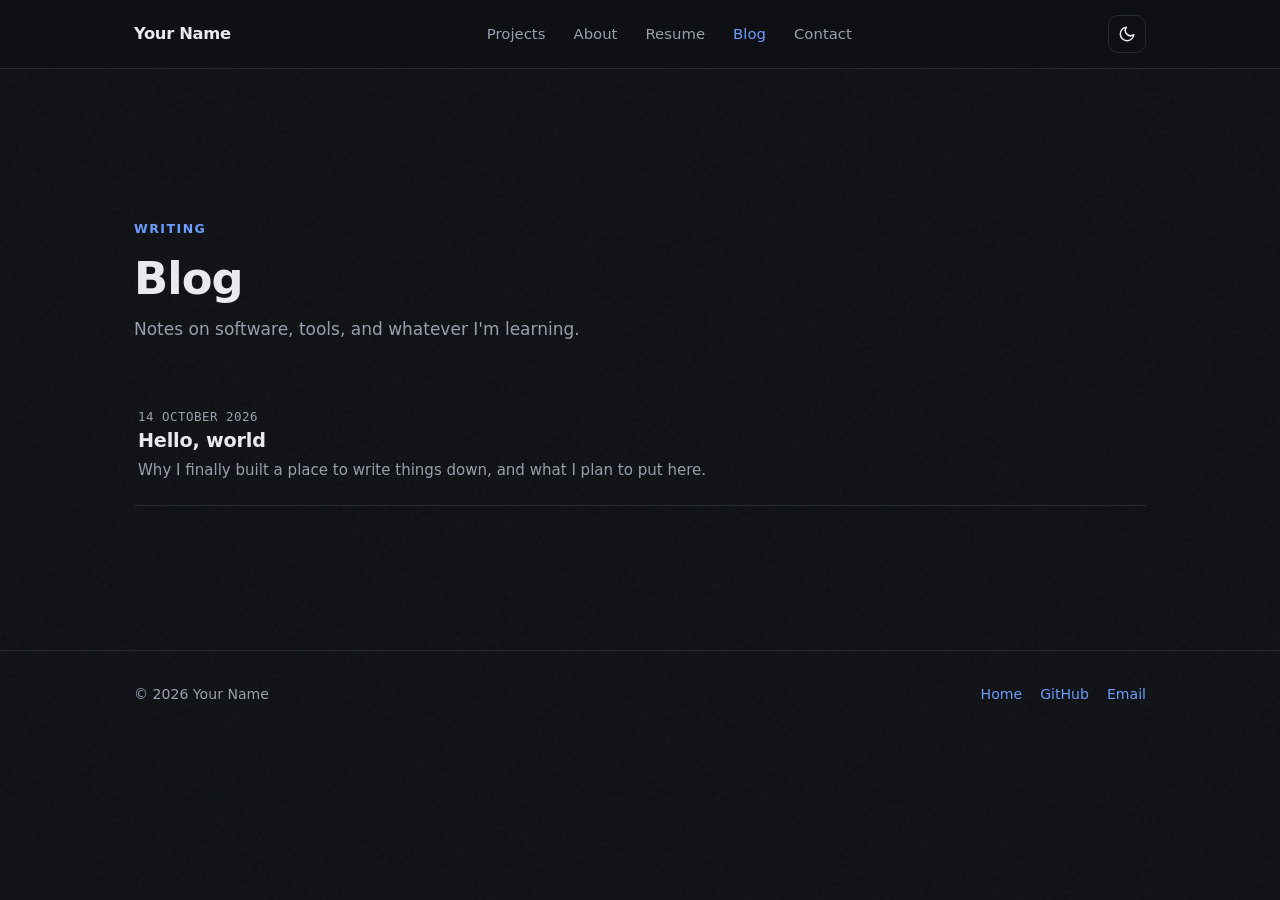
<file: blog/index.html>
<!doctype html>
<html lang="en">
  <head>
    <meta charset="utf-8" />
    <meta name="viewport" content="width=device-width, initial-scale=1" />
    <title>Blog — Your Name</title>
    <meta name="description" content="Notes on software, tools, and whatever I'm learning." />
    <meta name="color-scheme" content="light dark" />
    <link rel="stylesheet" href="../assets/css/style.css?v=skills-ai" />
    <script>
      (function () {
        try {
          var stored = localStorage.getItem("theme");
          var dark = stored ? stored === "dark" : true;
          document.documentElement.setAttribute(
            "data-theme",
            dark ? "dark" : "light"
          );
        } catch (e) {
          document.documentElement.setAttribute("data-theme", "dark");
        }
      })();
    </script>
  </head>
  <body>
    <a class="skip-link" href="#main">Skip to content</a>

    <header class="site-header">
      <div class="container">
        <a class="brand" href="../index.html">Your Name</a>

        <nav class="nav" id="nav" aria-label="Main">
          <a href="../index.html#projects">Projects</a>
          <a href="../index.html#about">About</a>
          <a href="../resume.html">Resume</a>
          <a href="index.html" aria-current="page">Blog</a>
          <a href="../index.html#contact">Contact</a>
        </nav>

        <div class="header-tools">
          <button class="icon-button theme-toggle" type="button" aria-label="Toggle theme">
            <svg class="sun" width="18" height="18" viewBox="0 0 24 24" fill="none" stroke="currentColor" stroke-width="2" stroke-linecap="round" aria-hidden="true">
              <circle cx="12" cy="12" r="4" />
              <path d="M12 2v2M12 20v2M4.9 4.9l1.4 1.4M17.7 17.7l1.4 1.4M2 12h2M20 12h2M4.9 19.1l1.4-1.4M17.7 6.3l1.4-1.4" />
            </svg>
            <svg class="moon" width="18" height="18" viewBox="0 0 24 24" fill="none" stroke="currentColor" stroke-width="2" stroke-linecap="round" stroke-linejoin="round" aria-hidden="true">
              <path d="M21 12.8A9 9 0 1 1 11.2 3a7 7 0 0 0 9.8 9.8Z" />
            </svg>
          </button>
          <button
            class="icon-button nav-toggle"
            type="button"
            aria-expanded="false"
            aria-controls="nav"
            aria-label="Toggle menu"
          >
            <svg width="18" height="18" viewBox="0 0 24 24" fill="none" stroke="currentColor" stroke-width="2" stroke-linecap="round" aria-hidden="true">
              <path d="M3 6h18M3 12h18M3 18h18" />
            </svg>
          </button>
        </div>
      </div>
    </header>

    <main id="main">
      <section class="section" style="border-top: 0">
        <div class="container">
          <div class="section-head">
            <span class="eyebrow">Writing</span>
            <h1 style="font-size: clamp(2rem, 5vw, 2.8rem)">Blog</h1>
            <p>Notes on software, tools, and whatever I'm learning.</p>
          </div>

          <!-- Populated from posts.json by assets/js/blog.js -->
          <ul class="post-list" id="post-list"></ul>
          <noscript>
            <p class="empty-state">
              This list needs JavaScript. You can also browse
              <a href="posts/hello-world.html">the latest post</a> directly.
            </p>
          </noscript>
        </div>
      </section>
    </main>

    <footer class="site-footer">
      <div class="container">
        <p>© <span data-year>2026</span> Your Name</p>
        <div class="footer-links">
          <a href="../index.html">Home</a>
          <a href="https://github.com/your-username">GitHub</a>
          <a href="mailto:you@example.com">Email</a>
        </div>
      </div>
    </footer>

    <script src="../assets/js/main.js"></script>
    <script src="../assets/js/blog.js"></script>
  </body>
</html>
</file>
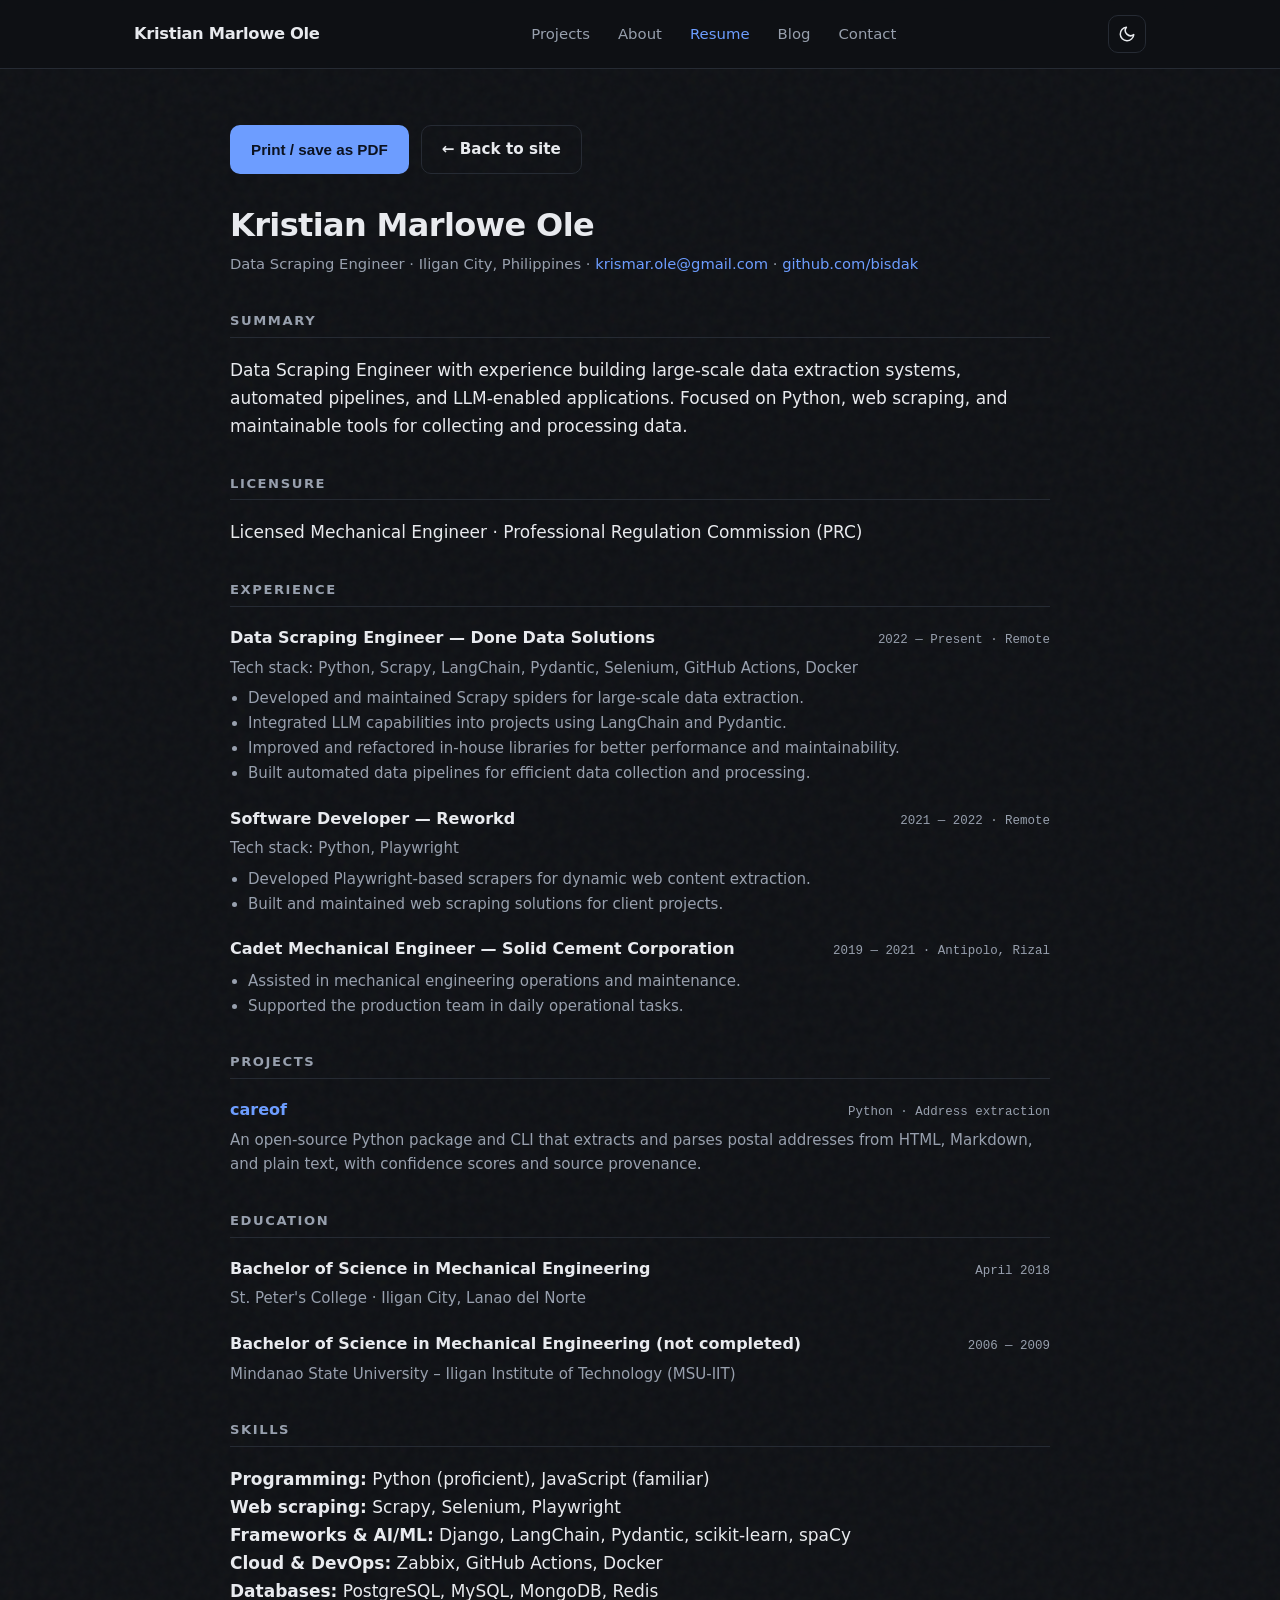
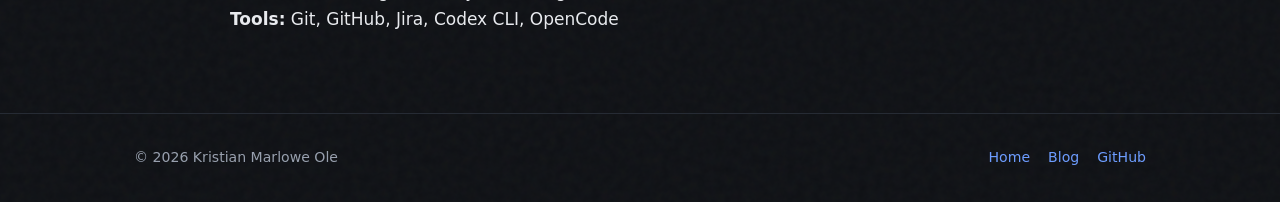
<file: resume.html>
<!doctype html>
<html lang="en">
  <head>
    <meta charset="utf-8" />
    <meta name="viewport" content="width=device-width, initial-scale=1" />
    <title>Resume — Kristian Marlowe Ole</title>
    <meta name="description" content="Resume of Kristian Marlowe Ole, Data Scraping Engineer." />
    <meta name="color-scheme" content="light dark" />
    <link rel="stylesheet" href="assets/css/style.css?v=skills-ai" />
    <script>
      (function () {
        try {
          var stored = localStorage.getItem("theme");
          var dark = stored ? stored === "dark" : true;
          document.documentElement.setAttribute(
            "data-theme",
            dark ? "dark" : "light"
          );
        } catch (e) {
          document.documentElement.setAttribute("data-theme", "dark");
        }
      })();
    </script>
  </head>
  <body>
    <a class="skip-link" href="#main">Skip to content</a>

    <header class="site-header no-print">
      <div class="container">
        <a class="brand" href="index.html">Kristian Marlowe Ole</a>

        <nav class="nav" id="nav" aria-label="Main">
          <a href="index.html#projects">Projects</a>
          <a href="index.html#about">About</a>
          <a href="resume.html" aria-current="page">Resume</a>
          <a href="blog/index.html">Blog</a>
          <a href="index.html#contact">Contact</a>
        </nav>

        <div class="header-tools">
          <button class="icon-button theme-toggle" type="button" aria-label="Toggle theme">
            <svg class="sun" width="18" height="18" viewBox="0 0 24 24" fill="none" stroke="currentColor" stroke-width="2" stroke-linecap="round" aria-hidden="true">
              <circle cx="12" cy="12" r="4" />
              <path d="M12 2v2M12 20v2M4.9 4.9l1.4 1.4M17.7 17.7l1.4 1.4M2 12h2M20 12h2M4.9 19.1l1.4-1.4M17.7 6.3l1.4-1.4" />
            </svg>
            <svg class="moon" width="18" height="18" viewBox="0 0 24 24" fill="none" stroke="currentColor" stroke-width="2" stroke-linecap="round" stroke-linejoin="round" aria-hidden="true">
              <path d="M21 12.8A9 9 0 1 1 11.2 3a7 7 0 0 0 9.8 9.8Z" />
            </svg>
          </button>
          <button
            class="icon-button nav-toggle"
            type="button"
            aria-expanded="false"
            aria-controls="nav"
            aria-label="Toggle menu"
          >
            <svg width="18" height="18" viewBox="0 0 24 24" fill="none" stroke="currentColor" stroke-width="2" stroke-linecap="round" aria-hidden="true">
              <path d="M3 6h18M3 12h18M3 18h18" />
            </svg>
          </button>
        </div>
      </div>
    </header>

    <main id="main">
      <div class="container">
        <article class="resume">
          <div class="no-print" style="display: flex; gap: 12px; flex-wrap: wrap; margin-bottom: 32px">
            <button class="btn btn-primary" type="button" onclick="window.print()">
              Print / save as PDF
            </button>
            <a class="btn btn-ghost" href="index.html">← Back to site</a>
          </div>

          <header>
            <h1>Kristian Marlowe Ole</h1>
            <p class="resume-contact">
              Data Scraping Engineer · Iligan City, Philippines ·
              <a href="mailto:krismar.ole@gmail.com">krismar.ole@gmail.com</a> ·
              <a href="https://github.com/bisdak">github.com/bisdak</a>
            </p>
          </header>

          <section class="resume-block">
            <h2>Summary</h2>
            <p>
              Data Scraping Engineer with
              experience building large-scale data extraction systems,
              automated pipelines, and LLM-enabled applications. Focused on
              Python, web scraping, and maintainable tools for collecting and
              processing data.
            </p>
          </section>

          <section class="resume-block">
            <h2>Licensure</h2>
            <p>Licensed Mechanical Engineer · Professional Regulation Commission (PRC)</p>
          </section>

          <section class="resume-block">
            <h2>Experience</h2>

            <div class="resume-entry">
              <div class="resume-entry-head">
                <strong>Data Scraping Engineer — Done Data Solutions</strong>
                <span>2022 — Present · Remote</span>
              </div>
              <p>Tech stack: Python, Scrapy, LangChain, Pydantic, Selenium, GitHub Actions, Docker</p>
              <ul>
                <li>Developed and maintained Scrapy spiders for large-scale data extraction.</li>
                <li>Integrated LLM capabilities into projects using LangChain and Pydantic.</li>
                <li>Improved and refactored in-house libraries for better performance and maintainability.</li>
                <li>Built automated data pipelines for efficient data collection and processing.</li>
              </ul>
            </div>

            <div class="resume-entry">
              <div class="resume-entry-head">
                <strong>Software Developer — Reworkd</strong>
                <span>2021 — 2022 · Remote</span>
              </div>
              <p>Tech stack: Python, Playwright</p>
              <ul>
                <li>Developed Playwright-based scrapers for dynamic web content extraction.</li>
                <li>Built and maintained web scraping solutions for client projects.</li>
              </ul>
            </div>

            <div class="resume-entry">
              <div class="resume-entry-head">
                <strong>Cadet Mechanical Engineer — Solid Cement Corporation</strong>
                <span>2019 — 2021 · Antipolo, Rizal</span>
              </div>
              <ul>
                <li>Assisted in mechanical engineering operations and maintenance.</li>
                <li>Supported the production team in daily operational tasks.</li>
              </ul>
            </div>
          </section>

          <section class="resume-block">
            <h2>Projects</h2>

            <div class="resume-entry">
              <div class="resume-entry-head">
                <strong><a href="https://github.com/bisdak/careof">careof</a></strong>
                <span>Python · Address extraction</span>
              </div>
              <p>
                An open-source Python package and CLI that extracts and parses
                postal addresses from HTML, Markdown, and plain text, with
                confidence scores and source provenance.
              </p>
            </div>
          </section>

          <section class="resume-block">
            <h2>Education</h2>

            <div class="resume-entry">
              <div class="resume-entry-head">
                <strong>Bachelor of Science in Mechanical Engineering</strong>
                <span>April 2018</span>
              </div>
              <p>St. Peter's College · Iligan City, Lanao del Norte</p>
            </div>

            <div class="resume-entry">
              <div class="resume-entry-head">
                <strong>Bachelor of Science in Mechanical Engineering (not completed)</strong>
                <span>2006 — 2009</span>
              </div>
              <p>Mindanao State University – Iligan Institute of Technology (MSU-IIT)</p>
            </div>
          </section>

          <section class="resume-block">
            <h2>Skills</h2>
            <p><strong>Programming:</strong> Python (proficient), JavaScript (familiar)</p>
            <p><strong>Web scraping:</strong> Scrapy, Selenium, Playwright</p>
            <p><strong>Frameworks &amp; AI/ML:</strong> Django, LangChain, Pydantic, scikit-learn, spaCy</p>
            <p><strong>Cloud &amp; DevOps:</strong> Zabbix, GitHub Actions, Docker</p>
            <p><strong>Databases:</strong> PostgreSQL, MySQL, MongoDB, Redis</p>
            <p><strong>Tools:</strong> Git, GitHub, Jira, Codex CLI, OpenCode</p>
          </section>
        </article>
      </div>
    </main>

    <footer class="site-footer no-print">
      <div class="container">
        <p>© <span data-year>2026</span> Kristian Marlowe Ole</p>
        <div class="footer-links">
          <a href="index.html">Home</a>
          <a href="blog/index.html">Blog</a>
          <a href="https://github.com/bisdak">GitHub</a>
        </div>
      </div>
    </footer>

    <script src="assets/js/main.js"></script>
  </body>
</html>
</file>
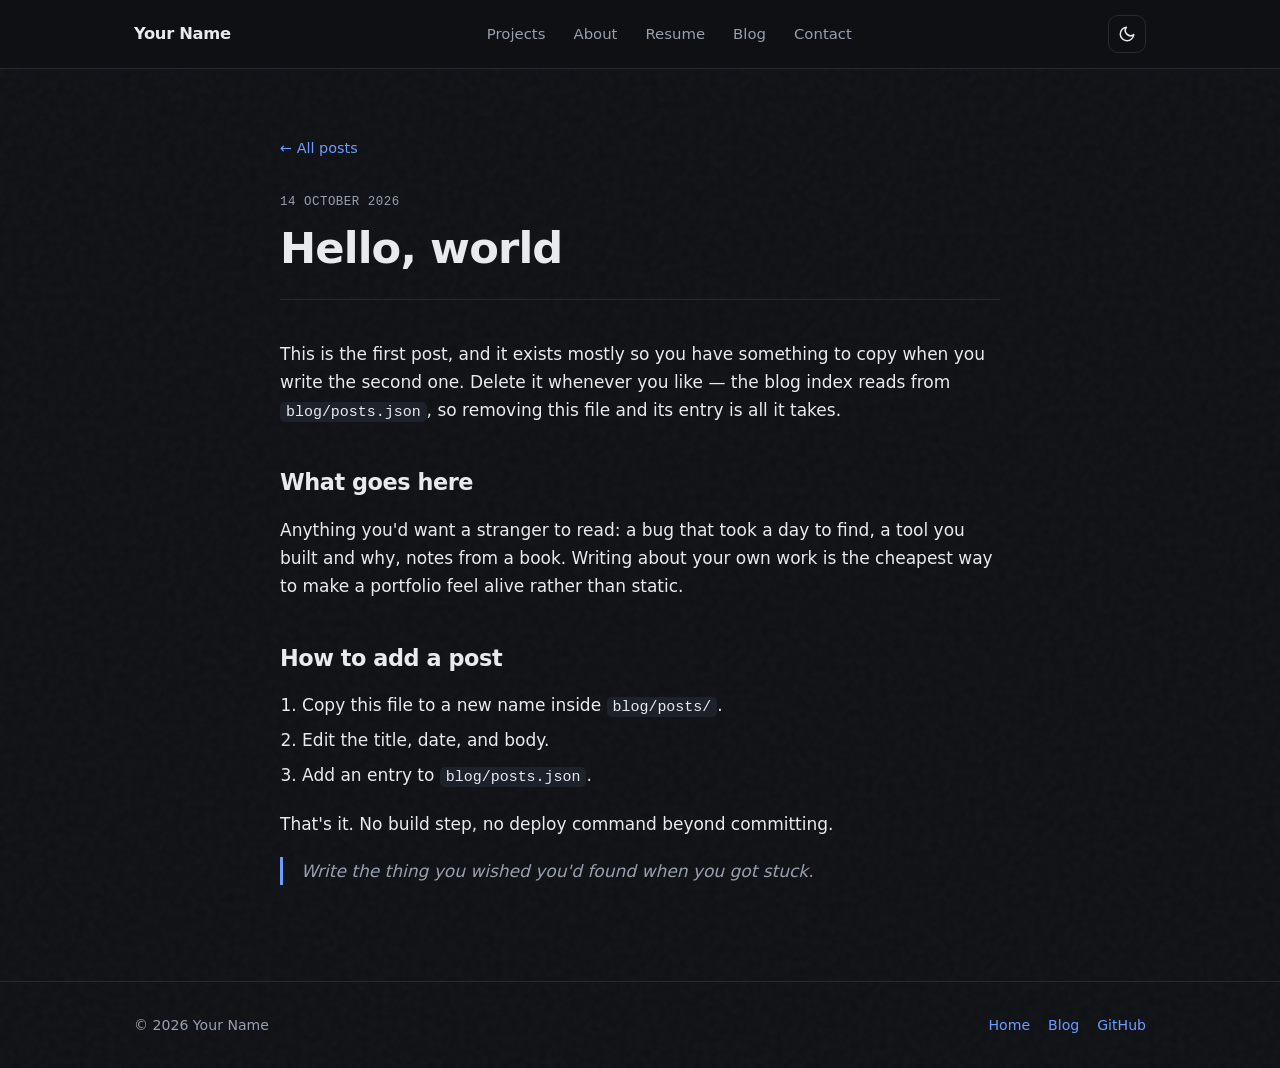
<file: blog/posts/hello-world.html>
<!doctype html>
<html lang="en">
  <head>
    <meta charset="utf-8" />
    <meta name="viewport" content="width=device-width, initial-scale=1" />
    <title>Hello, world — Your Name</title>
    <meta name="description" content="Why I built a place to write things down." />
    <meta name="color-scheme" content="light dark" />
    <link rel="stylesheet" href="../../assets/css/style.css?v=skills-ai" />
    <script>
      (function () {
        try {
          var stored = localStorage.getItem("theme");
          var dark = stored ? stored === "dark" : true;
          document.documentElement.setAttribute(
            "data-theme",
            dark ? "dark" : "light"
          );
        } catch (e) {
          document.documentElement.setAttribute("data-theme", "dark");
        }
      })();
    </script>
  </head>
  <body>
    <a class="skip-link" href="#main">Skip to content</a>

    <header class="site-header">
      <div class="container">
        <a class="brand" href="../../index.html">Your Name</a>

        <nav class="nav" id="nav" aria-label="Main">
          <a href="../../index.html#projects">Projects</a>
          <a href="../../index.html#about">About</a>
          <a href="../../resume.html">Resume</a>
          <a href="../index.html">Blog</a>
          <a href="../../index.html#contact">Contact</a>
        </nav>

        <div class="header-tools">
          <button class="icon-button theme-toggle" type="button" aria-label="Toggle theme">
            <svg class="sun" width="18" height="18" viewBox="0 0 24 24" fill="none" stroke="currentColor" stroke-width="2" stroke-linecap="round" aria-hidden="true">
              <circle cx="12" cy="12" r="4" />
              <path d="M12 2v2M12 20v2M4.9 4.9l1.4 1.4M17.7 17.7l1.4 1.4M2 12h2M20 12h2M4.9 19.1l1.4-1.4M17.7 6.3l1.4-1.4" />
            </svg>
            <svg class="moon" width="18" height="18" viewBox="0 0 24 24" fill="none" stroke="currentColor" stroke-width="2" stroke-linecap="round" stroke-linejoin="round" aria-hidden="true">
              <path d="M21 12.8A9 9 0 1 1 11.2 3a7 7 0 0 0 9.8 9.8Z" />
            </svg>
          </button>
          <button
            class="icon-button nav-toggle"
            type="button"
            aria-expanded="false"
            aria-controls="nav"
            aria-label="Toggle menu"
          >
            <svg width="18" height="18" viewBox="0 0 24 24" fill="none" stroke="currentColor" stroke-width="2" stroke-linecap="round" aria-hidden="true">
              <path d="M3 6h18M3 12h18M3 18h18" />
            </svg>
          </button>
        </div>
      </div>
    </header>

    <main id="main">
      <div class="container">
        <article class="article">
          <a class="back-link" href="../index.html">← All posts</a>

          <header class="article-header">
            <span class="post-date">14 October 2026</span>
            <h1>Hello, world</h1>
          </header>

          <div class="prose">
            <p>
              This is the first post, and it exists mostly so you have something
              to copy when you write the second one. Delete it whenever you
              like — the blog index reads from
              <code>blog/posts.json</code>, so removing this file and its entry
              is all it takes.
            </p>

            <h2>What goes here</h2>
            <p>
              Anything you'd want a stranger to read: a bug that took a day to
              find, a tool you built and why, notes from a book. Writing about
              your own work is the cheapest way to make a portfolio feel alive
              rather than static.
            </p>

            <h2>How to add a post</h2>
            <ol>
              <li>Copy this file to a new name inside <code>blog/posts/</code>.</li>
              <li>Edit the title, date, and body.</li>
              <li>Add an entry to <code>blog/posts.json</code>.</li>
            </ol>

            <p>
              That's it. No build step, no deploy command beyond committing.
            </p>

            <blockquote>
              Write the thing you wished you'd found when you got stuck.
            </blockquote>
          </div>
        </article>
      </div>
    </main>

    <footer class="site-footer">
      <div class="container">
        <p>© <span data-year>2026</span> Your Name</p>
        <div class="footer-links">
          <a href="../../index.html">Home</a>
          <a href="../index.html">Blog</a>
          <a href="https://github.com/your-username">GitHub</a>
        </div>
      </div>
    </footer>

    <script src="../../assets/js/main.js"></script>
  </body>
</html>
</file>
<file: assets/css/style.css>
/* ==========================================================================
   Portfolio — global styles
   Change the colours in :root and the whole site follows.
   ========================================================================== */

:root {
  --bg: #ffffff;
  --surface: #f7f8fa;
  --surface-2: #eceef2;
  --text: #14161a;
  --muted: #5b6270;
  --border: #e3e6eb;
  --accent: #2563eb;
  --accent-contrast: #ffffff;
  --accent-soft: rgba(37, 99, 235, 0.12);
  --shadow: 0 1px 2px rgba(16, 24, 40, 0.06), 0 10px 30px rgba(16, 24, 40, 0.07);
  --radius: 14px;
  --max: 1060px;
  --font: ui-sans-serif, system-ui, -apple-system, "Segoe UI", Roboto,
    Helvetica, Arial, sans-serif;
  --mono: ui-monospace, SFMono-Regular, "SF Mono", Menlo, Consolas, monospace;
  color-scheme: light;
}

html[data-theme="dark"] {
  --bg: #0e1014;
  --surface: #16191f;
  --surface-2: #1d2129;
  --text: #e8eaee;
  --muted: #98a0ae;
  --border: #262b34;
  --accent: #6d9dff;
  --accent-contrast: #0b1220;
  --accent-soft: rgba(109, 157, 255, 0.15);
  --shadow: 0 1px 2px rgba(0, 0, 0, 0.4), 0 12px 34px rgba(0, 0, 0, 0.45);
  color-scheme: dark;
}

/* ---------- reset ---------- */

*,
*::before,
*::after {
  box-sizing: border-box;
}

* {
  margin: 0;
}

html {
  scroll-behavior: smooth;
  scroll-padding-top: 88px;
}

body {
  font-family: var(--font);
  font-size: 17px;
  line-height: 1.65;
  color: var(--text);
  background: var(--bg);
  background-image: url("data:image/svg+xml,%3Csvg xmlns='http://www.w3.org/2000/svg' viewBox='0 0 180 180'%3E%3Cfilter id='n'%3E%3CfeTurbulence type='fractalNoise' baseFrequency='.8' numOctaves='3' stitchTiles='stitch'/%3E%3C/filter%3E%3Crect width='100%25' height='100%25' filter='url(%23n)' opacity='.035'/%3E%3C/svg%3E");
  -webkit-font-smoothing: antialiased;
  text-rendering: optimizeLegibility;
}

img,
svg {
  display: block;
  max-width: 100%;
}

a {
  color: var(--accent);
  text-decoration: none;
}

a:hover {
  text-decoration: underline;
  text-underline-offset: 3px;
}

:focus-visible {
  outline: 2px solid var(--accent);
  outline-offset: 3px;
  border-radius: 6px;
}

h1,
h2,
h3 {
  line-height: 1.2;
  letter-spacing: -0.02em;
  font-weight: 700;
}

h1 {
  font-size: clamp(2.3rem, 6vw, 3.6rem);
}

h2 {
  font-size: clamp(1.5rem, 3.4vw, 2rem);
}

h3 {
  font-size: 1.15rem;
}

/* ---------- layout ---------- */

.container {
  width: 100%;
  max-width: var(--max);
  margin-inline: auto;
  padding-inline: 24px;
}

.section {
  padding-block: clamp(88px, 12vw, 144px);
}

.section.reveal-pending {
  opacity: 0;
  transform: translateY(24px);
  transition: opacity 0.6s ease, transform 0.6s ease;
}

.section.reveal-pending.is-visible {
  opacity: 1;
  transform: translateY(0);
}

@media (prefers-reduced-motion: reduce) {
  .section.reveal-pending {
    opacity: 1;
    transform: none;
    transition: none;
  }
}

.section-head {
  max-width: 620px;
  margin-bottom: 36px;
}

.section-head p {
  color: var(--muted);
  margin-top: 10px;
}

.section-head h2 {
  font-size: clamp(2.4rem, 6vw, 4.25rem);
  letter-spacing: -0.055em;
}

.eyebrow {
  display: inline-block;
  font-size: 0.78rem;
  font-weight: 600;
  letter-spacing: 0.12em;
  text-transform: uppercase;
  color: var(--accent);
  margin-bottom: 12px;
}

.skip-link {
  position: absolute;
  left: -9999px;
  top: 12px;
  z-index: 100;
  background: var(--bg);
  border: 1px solid var(--border);
  padding: 10px 16px;
  border-radius: 8px;
}

.skip-link:focus {
  left: 24px;
}

/* ---------- header ---------- */

.site-header {
  position: sticky;
  top: 0;
  z-index: 50;
  background: color-mix(in srgb, var(--bg) 82%, transparent);
  backdrop-filter: blur(12px);
  border-bottom: 1px solid var(--border);
}

.site-header .container {
  display: flex;
  align-items: center;
  justify-content: space-between;
  gap: 16px;
  min-height: 68px;
}

.brand {
  font-weight: 700;
  letter-spacing: -0.02em;
  color: var(--text);
  font-size: 1.02rem;
}

.brand:hover {
  text-decoration: none;
  color: var(--accent);
}

.nav {
  display: flex;
  align-items: center;
  gap: 4px;
}

.nav a {
  color: var(--muted);
  font-size: 0.93rem;
  font-weight: 500;
  padding: 8px 12px;
  border-radius: 8px;
}

.nav a:hover {
  color: var(--text);
  background: var(--surface);
  text-decoration: none;
}

.nav a[aria-current="page"],
.nav a.is-active {
  color: var(--accent);
}

.header-tools {
  display: flex;
  align-items: center;
  gap: 8px;
}

.icon-button {
  display: inline-grid;
  place-items: center;
  width: 38px;
  height: 38px;
  border: 1px solid var(--border);
  border-radius: 10px;
  background: var(--bg);
  color: var(--text);
  cursor: pointer;
  transition: background 0.15s ease, border-color 0.15s ease;
}

.icon-button:hover {
  background: var(--surface);
}

.theme-toggle .moon {
  display: none;
}

html[data-theme="dark"] .theme-toggle .moon {
  display: block;
}

html[data-theme="dark"] .theme-toggle .sun {
  display: none;
}

.nav-toggle {
  display: none;
}

/* ---------- hero ---------- */

.hero {
  display: grid;
  align-items: center;
  min-height: min(760px, calc(100svh - 68px));
  padding-block: clamp(88px, 12vw, 150px);
  position: relative;
  overflow: hidden;
}

.hero::after {
  content: "";
  position: absolute;
  inset: -40% 10% auto auto;
  width: 620px;
  height: 620px;
  background: radial-gradient(circle, var(--accent-soft), transparent 62%);
  pointer-events: none;
  z-index: -1;
}

.hero .container {
  position: relative;
}

.hero .eyebrow {
  display: flex;
  align-items: center;
  gap: 12px;
  font-family: var(--mono);
}

.hero .eyebrow::before {
  content: "";
  width: 28px;
  height: 1px;
  background: currentColor;
}

.hero h1 {
  max-width: 14ch;
  font-size: clamp(3.2rem, 8vw, 7rem);
  line-height: 0.96;
  letter-spacing: -0.065em;
}

.hero p.lede {
  font-size: clamp(1.15rem, 2.2vw, 1.45rem);
  color: var(--muted);
  max-width: 48ch;
  margin-top: 28px;
}

.hero-actions {
  display: flex;
  flex-wrap: wrap;
  gap: 12px;
  margin-top: 34px;
}

/* ---------- buttons ---------- */

.btn {
  display: inline-flex;
  align-items: center;
  justify-content: center;
  gap: 8px;
  padding: 11px 20px;
  border-radius: 10px;
  border: 1px solid transparent;
  font-size: 0.95rem;
  font-weight: 600;
  cursor: pointer;
  transition: transform 0.15s ease, background 0.15s ease, border-color 0.15s ease;
}

.btn:hover {
  text-decoration: none;
  transform: translateY(-1px);
}

.btn-primary {
  background: var(--accent);
  color: var(--accent-contrast);
}

.btn-primary:hover {
  filter: brightness(1.06);
}

.btn-ghost {
  background: transparent;
  color: var(--text);
  border-color: var(--border);
}

.btn-ghost:hover {
  background: var(--surface);
}

/* ---------- cards ---------- */

.grid {
  display: grid;
  gap: 20px;
  grid-template-columns: repeat(auto-fit, minmax(280px, 1fr));
}

.card {
  display: flex;
  flex-direction: column;
  gap: 12px;
  padding: 24px;
  background: var(--surface);
  border: 1px solid var(--border);
  border-radius: 10px;
  transition: transform 0.18s ease, box-shadow 0.18s ease, border-color 0.18s ease;
}

.card:hover {
  transform: translateY(-3px);
  box-shadow: var(--shadow);
  border-color: color-mix(in srgb, var(--accent) 35%, var(--border));
}

.blog-preview {
  max-width: 680px;
}

.card h3 a {
  color: var(--text);
}

.card h3 a:hover {
  color: var(--accent);
  text-decoration: none;
}

.card p {
  color: var(--muted);
  font-size: 0.95rem;
  flex: 1;
}

.card-meta {
  display: flex;
  flex-wrap: wrap;
  align-items: center;
  gap: 8px;
  font-size: 0.8rem;
  color: var(--muted);
}

.tags {
  display: flex;
  flex-wrap: wrap;
  gap: 6px;
  list-style: none;
  padding: 0;
}

.tags li {
  font-size: 0.75rem;
  font-weight: 500;
  padding: 3px 9px;
  border-radius: 999px;
  background: var(--surface-2);
  color: var(--muted);
}

.card-link {
  font-size: 0.9rem;
  font-weight: 600;
}

/* ---------- about ---------- */

.about-grid {
  display: grid;
  gap: 40px;
  grid-template-columns: 1.35fr 1fr;
  align-items: start;
}

.about-grid p + p {
  margin-top: 16px;
}

.about-grid p {
  color: var(--muted);
}

.skill-group + .skill-group {
  margin-top: 22px;
}

.skill-group h3 {
  font-size: 0.8rem;
  text-transform: uppercase;
  letter-spacing: 0.1em;
  color: var(--muted);
  margin-bottom: 10px;
}

.skill-icons {
  display: flex;
  flex-wrap: wrap;
  gap: 12px;
  list-style: none;
  padding: 0;
}

.skill-icons li,
.skill-icons img {
  width: 48px;
  height: 48px;
}

.skill-icons img {
  border-radius: 10px;
  transition: transform 0.18s ease;
}

.skill-icons img:hover {
  transform: translateY(-3px);
}

html[data-theme="dark"] .skill-icons img.openai-icon {
  filter: invert(1);
}

.skill-icons img.litellm-icon {
  background: #0117be;
  object-fit: contain;
  padding: 9px;
}

/* ---------- contact ---------- */

.contact-box {
  display: flex;
  flex-wrap: wrap;
  align-items: center;
  justify-content: space-between;
  gap: 24px;
  padding: 32px;
  border: 1px solid var(--border);
  border-radius: var(--radius);
  background: var(--surface);
}

.contact-box p {
  color: var(--muted);
  margin-top: 8px;
  max-width: 46ch;
}

/* ---------- footer ---------- */

.site-footer {
  border-top: 1px solid var(--border);
  padding-block: 32px;
  font-size: 0.88rem;
  color: var(--muted);
}

.site-footer .container {
  display: flex;
  flex-wrap: wrap;
  gap: 12px 24px;
  align-items: center;
  justify-content: space-between;
}

.footer-links {
  display: flex;
  gap: 18px;
}

/* ---------- blog list ---------- */

.post-list {
  list-style: none;
  padding: 0;
  display: grid;
  gap: 4px;
}

.post-item {
  border-bottom: 1px solid var(--border);
}

.post-item a {
  display: block;
  padding: 22px 4px;
  color: inherit;
}

.post-item a:hover {
  text-decoration: none;
}

.post-item h2 {
  font-size: 1.2rem;
  letter-spacing: -0.01em;
}

.post-item a:hover h2 {
  color: var(--accent);
}

.post-item p {
  color: var(--muted);
  font-size: 0.94rem;
  margin-top: 6px;
}

.post-date {
  font-family: var(--mono);
  font-size: 0.78rem;
  color: var(--muted);
  text-transform: uppercase;
  letter-spacing: 0.04em;
}

.empty-state {
  color: var(--muted);
  padding: 24px 0;
}

/* ---------- article prose ---------- */

.article {
  max-width: 720px;
  margin-inline: auto;
  padding-block: 64px 96px;
}

.article-header {
  margin-bottom: 40px;
  padding-bottom: 24px;
  border-bottom: 1px solid var(--border);
}

.article-header h1 {
  font-size: clamp(1.9rem, 4.6vw, 2.7rem);
  margin-top: 10px;
}

.prose > * + * {
  margin-top: 1.15em;
}

.prose h2 {
  font-size: 1.4rem;
  margin-top: 2em;
}

.prose h3 {
  font-size: 1.1rem;
  margin-top: 1.6em;
}

.prose ul,
.prose ol {
  padding-left: 1.3em;
}

.prose li + li {
  margin-top: 0.4em;
}

.prose blockquote {
  border-left: 3px solid var(--accent);
  padding-left: 18px;
  color: var(--muted);
  font-style: italic;
}

.prose code {
  font-family: var(--mono);
  font-size: 0.88em;
  background: var(--surface-2);
  padding: 2px 6px;
  border-radius: 5px;
}

.prose pre {
  background: var(--surface-2);
  border: 1px solid var(--border);
  border-radius: 10px;
  padding: 16px;
  overflow-x: auto;
}

.prose pre code {
  background: none;
  padding: 0;
}

.prose img {
  border-radius: 10px;
  border: 1px solid var(--border);
}

.back-link {
  display: inline-block;
  font-size: 0.9rem;
  font-weight: 500;
  margin-bottom: 24px;
}

/* ---------- resume ---------- */

.resume {
  max-width: 820px;
  margin-inline: auto;
  padding-block: 56px 80px;
}

.resume h1 {
  font-size: 2rem;
}

.resume-contact {
  color: var(--muted);
  font-size: 0.92rem;
  margin-top: 8px;
}

.resume-block {
  margin-top: 36px;
}

.resume-block > h2 {
  font-size: 0.82rem;
  text-transform: uppercase;
  letter-spacing: 0.12em;
  color: var(--muted);
  padding-bottom: 8px;
  border-bottom: 1px solid var(--border);
  margin-bottom: 18px;
}

.resume-entry + .resume-entry {
  margin-top: 20px;
}

.resume-entry-head {
  display: flex;
  flex-wrap: wrap;
  justify-content: space-between;
  gap: 4px 16px;
  align-items: baseline;
}

.resume-entry-head strong {
  font-size: 1rem;
}

.resume-entry-head span {
  font-family: var(--mono);
  font-size: 0.78rem;
  color: var(--muted);
}

.resume-entry p {
  color: var(--muted);
  font-size: 0.94rem;
  margin-top: 4px;
}

.resume-entry ul {
  color: var(--muted);
  font-size: 0.94rem;
  margin-top: 6px;
  padding-left: 1.2em;
}

/* ---------- print ---------- */

@media print {
  .site-header,
  .site-footer,
  .no-print,
  .hero::after {
    display: none !important;
  }

  html,
  body {
    background: #fff !important;
    color: #000 !important;
    font-size: 11.5pt;
  }

  .container,
  .resume {
    max-width: none;
    padding: 0;
    margin: 0;
  }

  .resume {
    padding-block: 0;
  }

  a {
    color: #000;
    text-decoration: none;
  }

  .resume-block {
    margin-top: 18px;
    break-inside: avoid;
  }

  .resume-entry {
    break-inside: avoid;
  }
}

/* ---------- responsive ---------- */

@media (max-width: 820px) {
  .about-grid {
    grid-template-columns: 1fr;
  }

  .nav-toggle {
    display: inline-grid;
  }

  .nav {
    position: absolute;
    top: 100%;
    left: 0;
    right: 0;
    flex-direction: column;
    align-items: stretch;
    gap: 2px;
    padding: 12px 24px 18px;
    background: var(--bg);
    border-bottom: 1px solid var(--border);
    display: none;
  }

  .nav.is-open {
    display: flex;
  }

  .nav a {
    padding: 11px 12px;
  }

  .section {
    padding-block: 64px;
  }

  .contact-box {
    padding: 24px;
  }
}

@media (prefers-reduced-motion: reduce) {
  html {
    scroll-behavior: auto;
  }

  *,
  *::before,
  *::after {
    animation-duration: 0.01ms !important;
    transition-duration: 0.01ms !important;
  }
}
</file>
